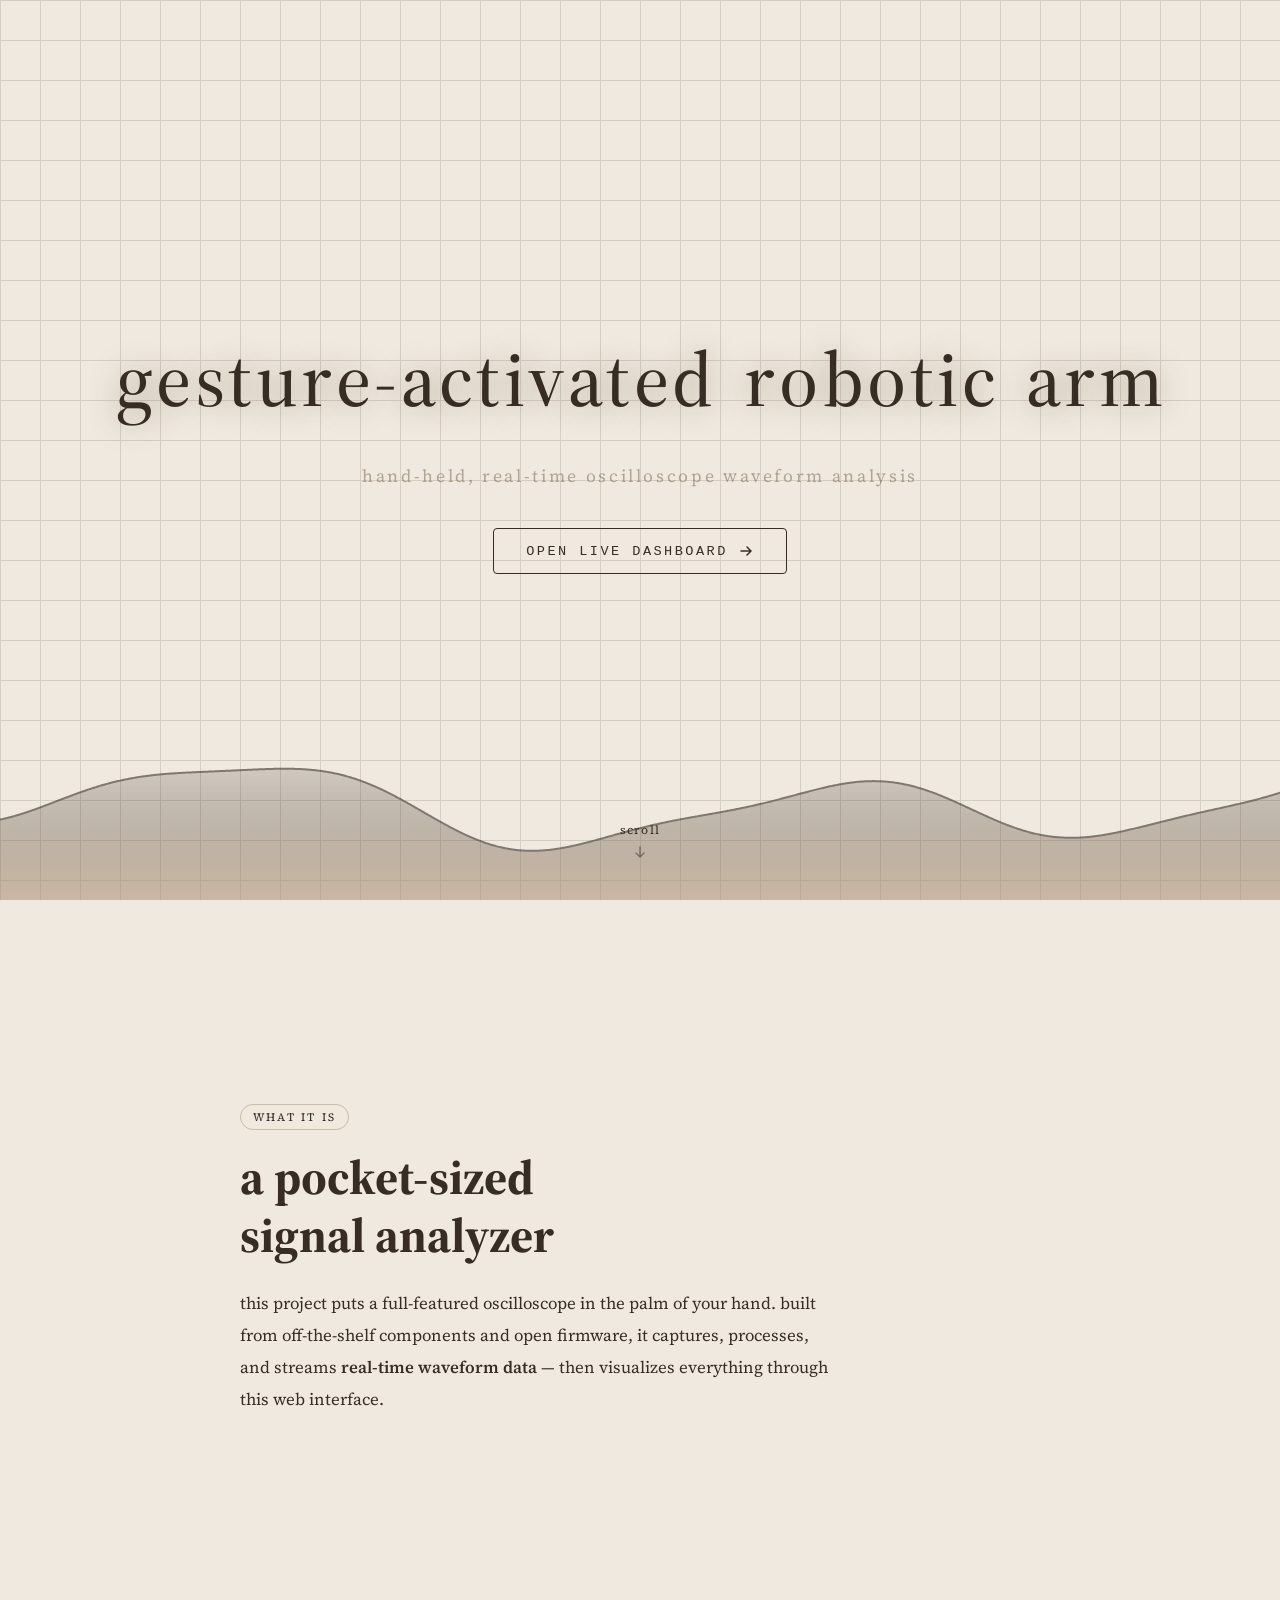
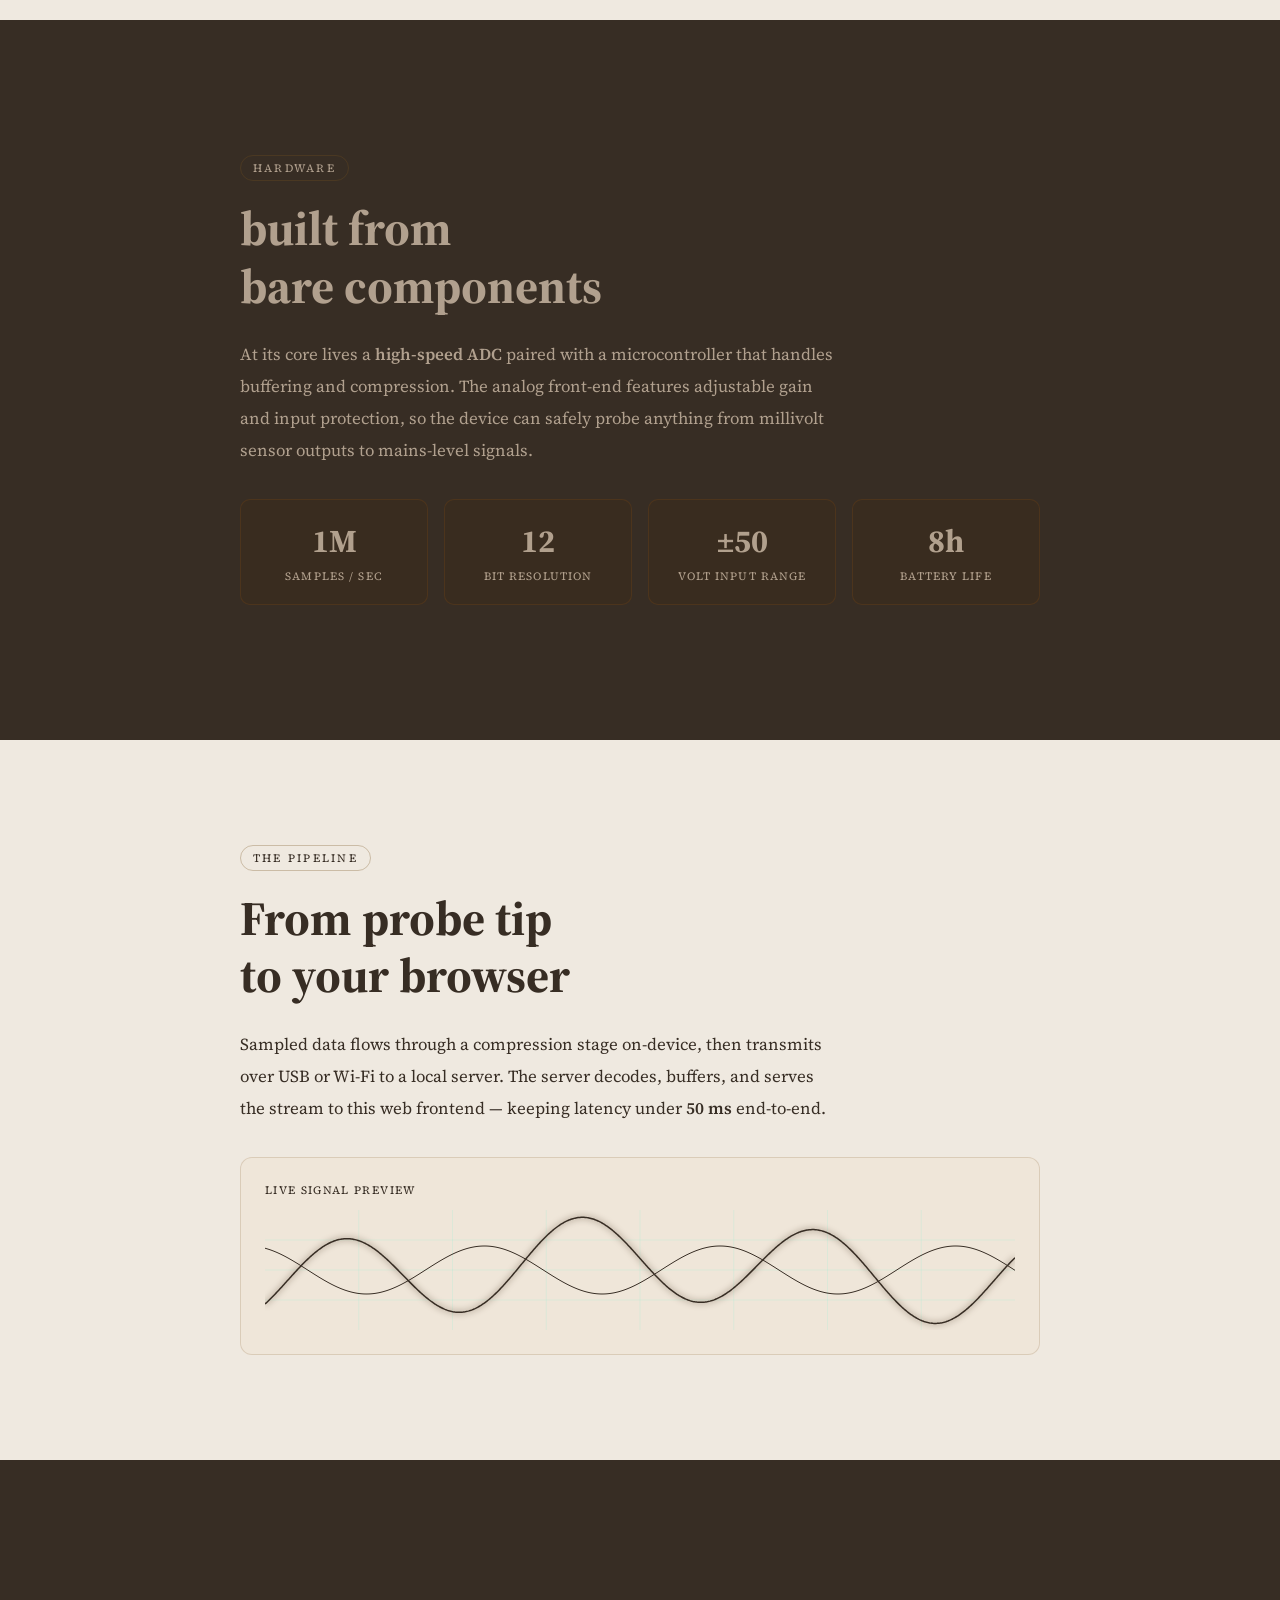
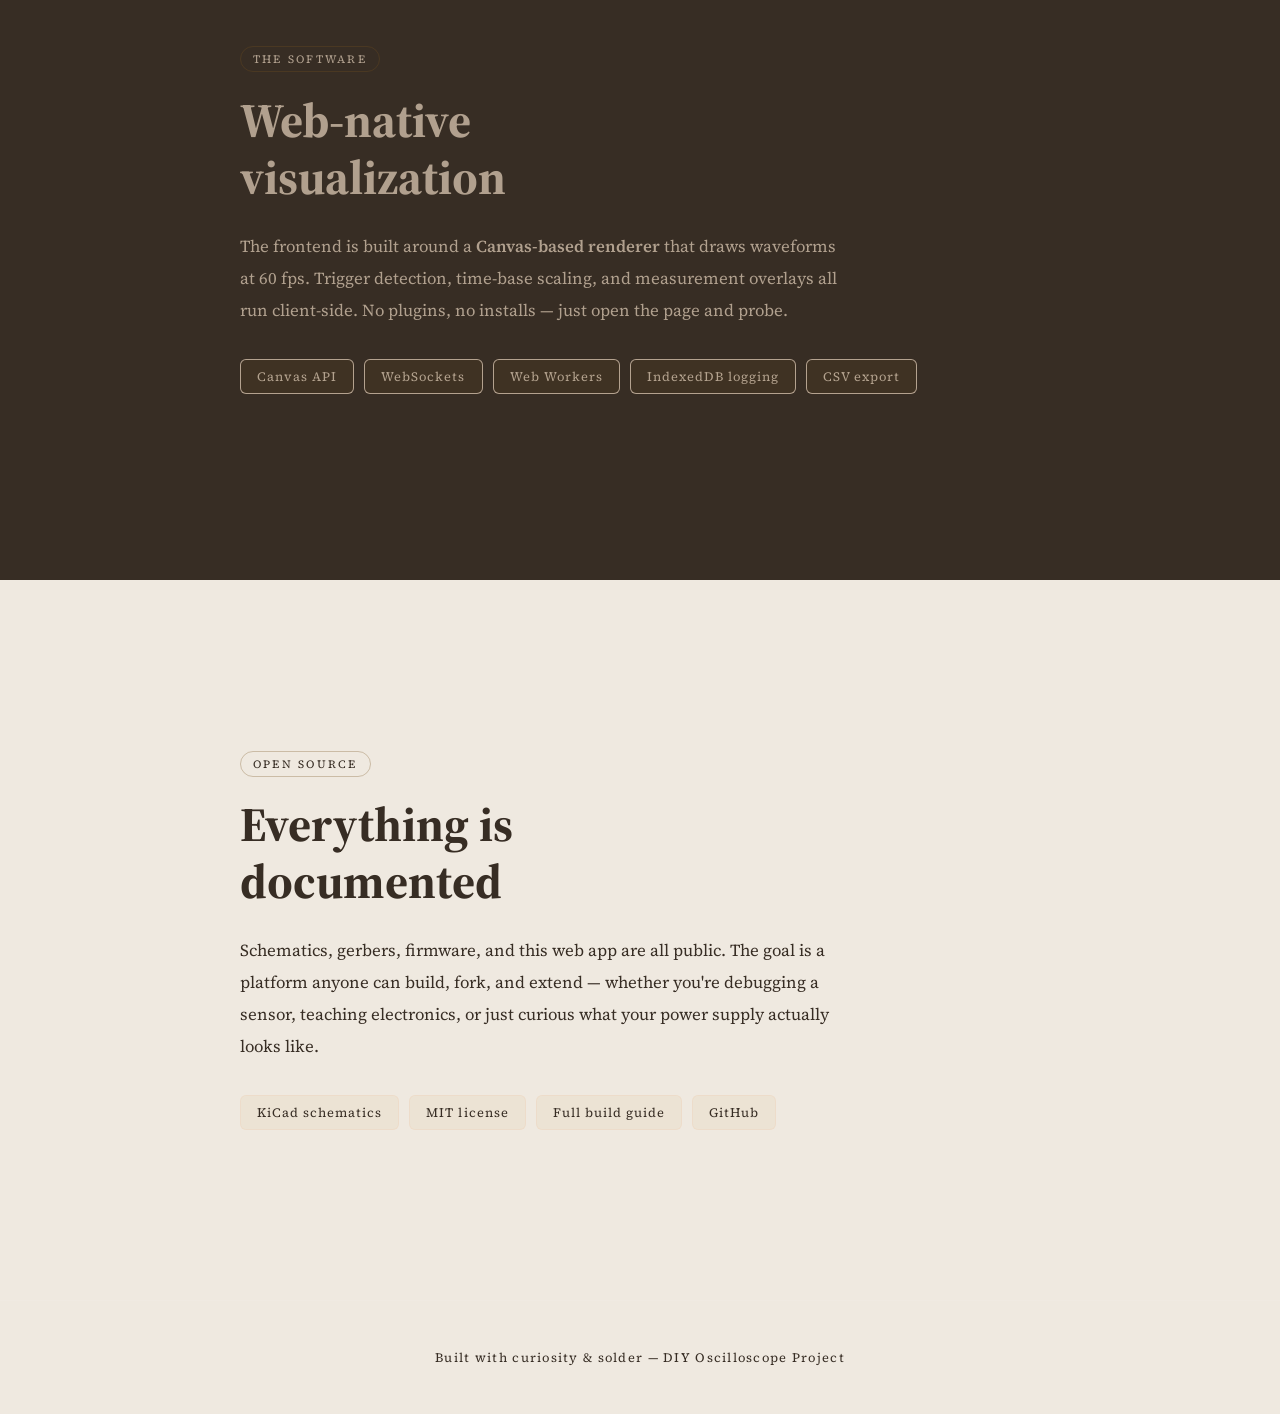
<file: index.html>
<!DOCTYPE html>
<html lang="en">
<head>
<meta charset="UTF-8" />
<meta name="viewport" content="width=device-width, initial-scale=1.0" />
<title>DIY Oscilloscope</title>
<link rel="stylesheet" href="style.css">
<link rel="preconnect" href="https://fonts.googleapis.com">
<link rel="preconnect" href="https://fonts.gstatic.com" crossorigin>
<link href="https://fonts.googleapis.com/css2?family=Gilda+Display&family=Source+Serif+4:ital,opsz,wght@0,8..60,200..900;1,8..60,200..900&display=swap" rel="stylesheet">
</head>
<body>

<!-- ═══════ HERO ═══════ -->
<section id="hero">
  <div id="wavy-title"></div>
  <p class="hero-sub">hand-held, real-time oscilloscope waveform analysis</p>

  <a href="dashboard.html" class="cta-btn">
    Open live dashboard
    <svg width="16" height="16" viewBox="0 0 16 16" fill="none">
      <path d="M3 8h10M9 4l4 4-4 4" stroke="currentColor" stroke-width="1.5" stroke-linecap="round" stroke-linejoin="round"/>
    </svg>
  </a>

  <div class="scroll-hint">
    <span>scroll</span>
    <svg width="16" height="16" viewBox="0 0 16 16" fill="none">
      <path d="M8 3v10M4 9l4 4 4-4" stroke="#372d24" stroke-width="1.5" stroke-linecap="round" stroke-linejoin="round"/>
    </svg>
  </div>

  <canvas id="waveform-canvas"></canvas>
</section>

<!-- ═══════ SECTIONS ═══════ -->
<div id="content">

  <section class="section">
    <div class="section-inner">
      <div class="reveal">
        <span class="tag">What it is</span>
        <h2 class="section-title">a pocket-sized<br><span>signal analyzer</span></h2>
        <p class="section-body">
          this project puts a full-featured oscilloscope in the palm of your hand.
          built from off-the-shelf components and open firmware, it captures, processes,
          and streams <strong>real-time waveform data</strong> — then visualizes everything
          through this web interface.
        </p>
      </div>
    </div>
  </section>

  <section class="section">
    <div class="section-inner">
      <div class="reveal">
        <span style="color: rgba(237, 217, 196, 0.672);" class="tag">hardware</span>
        <h2 style="color: rgba(237, 217, 196, 0.672);" class="section-title">built from<br><span>bare components</span></h2>
        <p style="color: rgba(237, 217, 196, 0.672);" class="section-body">
          At its core lives a <strong>high-speed ADC</strong> paired with a microcontroller
          that handles buffering and compression. The analog front-end features adjustable
          gain and input protection, so the device can safely probe anything from millivolt
          sensor outputs to mains-level signals.
        </p>
      </div>
      <div class="stats reveal" style="transition-delay: 0.1s;">
        <div class="stat">
          <span class="stat-value">1M</span>
          <span style="color: rgba(237, 217, 196, 0.672);" class="stat-label">Samples / sec</span>
        </div>
        <div class="stat">
          <span class="stat-value">12</span>
          <span style="color: rgba(237, 217, 196, 0.672);" class="stat-label">Bit resolution</span>
        </div>
        <div class="stat">
          <span class="stat-value">±50</span>
          <span style="color: rgba(237, 217, 196, 0.672);" class="stat-label">Volt input range</span>
        </div>
        <div class="stat">
          <span class="stat-value">8h</span>
          <span style="color: rgba(237, 217, 196, 0.672);" class="stat-label">Battery life</span>
        </div>
      </div>
    </div>
  </section>

  <section class="section">
    <div class="section-inner">
      <div class="reveal">
        <span class="tag">The pipeline</span>
        <h2 class="section-title">From probe tip<br><span>to your browser</span></h2>
        <p class="section-body">
          Sampled data flows through a compression stage on-device, then transmits over
          USB or Wi-Fi to a local server. The server decodes, buffers, and serves the
          stream to this web frontend — keeping latency under <strong>50 ms</strong>
          end-to-end.
        </p>
      </div>
      <div class="diagram reveal" style="transition-delay: 0.1s;">
        <div class="diagram-label">live signal preview</div>
        <canvas id="preview-canvas" height="120"></canvas>
      </div>
    </div>
  </section>

  <section class="section">
    <div class="section-inner">
      <div class="reveal">
        <span style="color: rgba(237, 217, 196, 0.672);" class="tag">The software</span>
        <h2 style="color: rgba(237, 217, 196, 0.672);" class="section-title">Web-native<br><span>visualization</span></h2>
        <p style="color: rgba(237, 217, 196, 0.672);" class="section-body">
          The frontend is built around a <strong>Canvas-based renderer</strong> that
          draws waveforms at 60 fps. Trigger detection, time-base scaling, and
          measurement overlays all run client-side. No plugins, no installs — just
          open the page and probe.
        </p>
      </div>
      <div class="chips reveal" style="transition-delay: 0.12s;">
        <span style="color: rgba(237, 217, 196, 0.672);" class="chip">Canvas API</span>
        <span style="color: rgba(237, 217, 196, 0.672);" class="chip">WebSockets</span>
        <span style="color: rgba(237, 217, 196, 0.672);" class="chip">Web Workers</span>
        <span style="color: rgba(237, 217, 196, 0.672);" class="chip">IndexedDB logging</span>
        <span style="color: rgba(237, 217, 196, 0.672);" class="chip">CSV export</span>
      </div>
    </div>
  </section>

  <section class="section">
    <div class="section-inner">
      <div class="reveal">
        <span class="tag">Open source</span>
        <h2 class="section-title">Everything is<br><span>documented</span></h2>
        <p class="section-body">
          Schematics, gerbers, firmware, and this web app are all public.
          The goal is a platform anyone can build, fork, and extend — whether
          you're debugging a sensor, teaching electronics, or just curious
          what your power supply actually looks like.
        </p>
      </div>
      <div class="chips reveal" style="transition-delay: 0.12s;">
        <span class="chip">KiCad schematics</span>
        <span class="chip">MIT license</span>
        <span class="chip">Full build guide</span>
        <span class="chip">GitHub</span>
      </div>
    </div>
  </section>

</div>

<footer>
  <p>Built with curiosity &amp; solder — <span>DIY Oscilloscope Project</span></p>
</footer>

<script>
// ── WAVY TITLE ──
const title = "gesture-activated robotic arm";
const container = document.getElementById('wavy-title');
let delay = 0;
for (const ch of title) {
  const span = document.createElement('span');
  if (ch === ' ') {
    span.className = 'wave-char space';
  } else {
    span.className = 'wave-char';
    span.textContent = ch;
    span.style.animationDelay = delay + 's';
    delay += 0.07;
  }
  container.appendChild(span);
}

// ── HERO WAVEFORM ──
(function() {
  const canvas = document.getElementById('waveform-canvas');
  const ctx = canvas.getContext('2d');
  let t = 0;

  function resize() {
    canvas.width = canvas.offsetWidth * devicePixelRatio;
    canvas.height = canvas.offsetHeight * devicePixelRatio;
    ctx.scale(devicePixelRatio, devicePixelRatio);
  }
  resize();
  window.addEventListener('resize', resize);

  function drawHeroWave() {
    const w = canvas.offsetWidth;
    const h = canvas.offsetHeight;
    ctx.clearRect(0, 0, w, h);

    // gradient fade from transparent top to color
    const grad = ctx.createLinearGradient(0, 0, 0, h);
    grad.addColorStop(0, 'transparent');
    grad.addColorStop(1, '#b4977b');

    ctx.beginPath();
    for (let x = 0; x <= w; x++) {
      const prog = x / w;
      const y = h * 0.45
        + Math.sin(prog * 14 + t) * h * 0.18
        + Math.sin(prog * 5 - t * 0.7) * h * 0.10
        + Math.sin(prog * 30 + t * 1.3) * h * 0.04;
      x === 0 ? ctx.moveTo(x, y) : ctx.lineTo(x, y);
    }
    ctx.lineTo(w, h);
    ctx.lineTo(0, h);
    ctx.closePath();
    ctx.fillStyle = grad;
    ctx.fill();

    ctx.beginPath();
    for (let x = 0; x <= w; x++) {
      const prog = x / w;
      const y = h * 0.45
        + Math.sin(prog * 14 + t) * h * 0.18
        + Math.sin(prog * 5 - t * 0.7) * h * 0.10
        + Math.sin(prog * 30 + t * 1.3) * h * 0.04;
      x === 0 ? ctx.moveTo(x, y) : ctx.lineTo(x, y);
    }
    ctx.strokeStyle = '#372d24';
    ctx.lineWidth = 2;
    ctx.stroke();

    t += 0.018;
    requestAnimationFrame(drawHeroWave);
  }
  drawHeroWave();
})();

// ── PREVIEW CANVAS ──
(function() {
  const canvas = document.getElementById('preview-canvas');
  if (!canvas) return;
  const ctx = canvas.getContext('2d');
  let t = 0;

  function resize() {
    canvas.width = canvas.offsetWidth * devicePixelRatio;
    canvas.height = canvas.offsetHeight * devicePixelRatio;
    ctx.scale(devicePixelRatio, devicePixelRatio);
  }

  const ro = new ResizeObserver(resize);
  ro.observe(canvas);
  resize();

  function drawPreview() {
    const w = canvas.offsetWidth;
    const h = canvas.offsetHeight;
    ctx.clearRect(0, 0, w, h);

    // grid lines
    ctx.strokeStyle = 'rgba(0,255,200,0.08)';
    ctx.lineWidth = 1;
    for (let i = 1; i < 4; i++) {
      ctx.beginPath(); ctx.moveTo(0, h * i / 4); ctx.lineTo(w, h * i / 4); ctx.stroke();
    }
    for (let i = 1; i < 8; i++) {
      ctx.beginPath(); ctx.moveTo(w * i / 8, 0); ctx.lineTo(w * i / 8, h); ctx.stroke();
    }

    // main trace
    ctx.beginPath();
    for (let x = 0; x <= w; x++) {
      const p = x / w;
      const y = h / 2 + Math.sin(p * 20 + t) * h * 0.35
               + Math.sin(p * 7 + t * 0.5) * h * 0.1;
      x === 0 ? ctx.moveTo(x, y) : ctx.lineTo(x, y);
    }
    ctx.strokeStyle = '#372d24';
    ctx.lineWidth = 1.5;
    ctx.shadowColor = '#665341';
    ctx.shadowBlur = 6;
    ctx.stroke();
    ctx.shadowBlur = 0;

    // second trace (trigger)
    ctx.beginPath();
    for (let x = 0; x <= w; x++) {
      const p = x / w;
      const y = h / 2 + Math.cos(p * 20 + t + 1) * h * 0.2;
      x === 0 ? ctx.moveTo(x, y) : ctx.lineTo(x, y);
    }
    ctx.strokeStyle = '#372d24';
    ctx.lineWidth = 1;
    ctx.stroke();

    t += 0.025;
    requestAnimationFrame(drawPreview);
  }
  drawPreview();
})();

// ── INTERSECTION OBSERVER for scroll reveals ──
const reveals = document.querySelectorAll('.reveal');
const io = new IntersectionObserver((entries) => {
  entries.forEach(e => {
    if (e.isIntersecting) {
      e.target.classList.add('visible');
      io.unobserve(e.target);
    }
  });
}, { threshold: 0.15 });
reveals.forEach(el => io.observe(el));
</script>
</body>
</html>
</file>
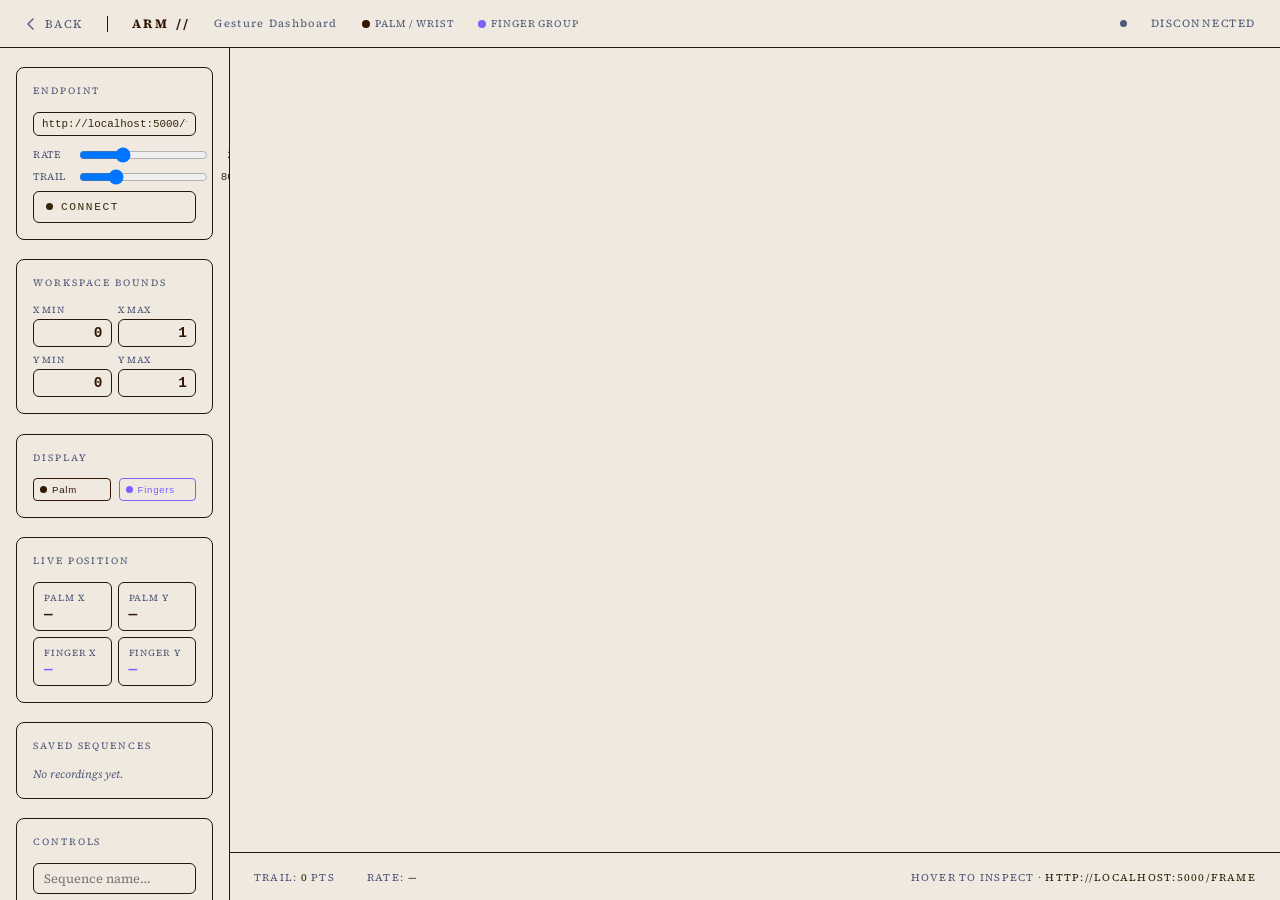
<file: dashboard.html>
<!DOCTYPE html>
<html lang="en">
<head>
<meta charset="UTF-8"/>
<meta name="viewport" content="width=device-width, initial-scale=1.0"/>
<title>ARM — Live Dashboard</title>
<link rel="preconnect" href="https://fonts.googleapis.com">
<link rel="preconnect" href="https://fonts.gstatic.com" crossorigin>
<link href="https://fonts.googleapis.com/css2?family=Gilda+Display&family=Source+Serif+4:ital,opsz,wght@0,8..60,200..900;1,8..60,200..900&display=swap" rel="stylesheet">
<link rel="stylesheet" href="dashboard.css"/>
</head>
<body>

<div id="topbar">
  <a href="index.html" class="back-btn">
    <svg width="14" height="14" viewBox="0 0 14 14" fill="none"><path d="M9 2L4 7l5 5" stroke="currentColor" stroke-width="1.4" stroke-linecap="round" stroke-linejoin="round"/></svg>
    Back
  </a>
  <span class="logo">ARM //</span>
  <span style="font-size:0.68rem;color:var(--muted);letter-spacing:0.12em;">Gesture Dashboard</span>
  <div class="legend-pill"><div class="legend-dot" style="background:var(--grpA)"></div>Palm / Wrist</div>
  <div class="legend-pill"><div class="legend-dot" style="background:var(--accent2)"></div>Finger Group</div>
  <div class="topbar-spacer"></div>
  <div class="status-dot" id="status-dot"></div>
  <span class="status-label" id="status-label">Disconnected</span>
</div>

<div id="main">
  <div id="sidebar">

    <!-- Connection -->
    <div class="sidebar-section">
      <div class="sidebar-label">Endpoint</div>
      <div class="endpoint-wrap">
        <input type="text" id="url-input" value="http://localhost:5000/frame" spellcheck="false"/>
      </div>
      <div class="range-row-inner">
        <label>Rate</label>
        <input type="range" id="hz-slider" min="1" max="60" step="1" value="20"/>
        <span id="hz-label">20 Hz</span>
      </div>
      <div class="range-row-inner">
        <label>Trail</label>
        <input type="range" id="trail-slider" min="5" max="300" step="5" value="80"/>
        <span id="trail-label">80 pts</span>
      </div>
      <button class="ctrl-btn" id="btn-connect" style="margin-top:6px;">
        <div class="btn-dot"></div>Connect
      </button>
    </div>

    <!-- Workspace bounds -->
    <div class="sidebar-section">
      <div class="sidebar-label">Workspace Bounds</div>
      <div class="bounds-grid">
        <div class="bounds-cell"><label>X min</label><input type="number" id="xmin" value="0" step="any"/></div>
        <div class="bounds-cell"><label>X max</label><input type="number" id="xmax" value="1" step="any"/></div>
        <div class="bounds-cell"><label>Y min</label><input type="number" id="ymin" value="0" step="any"/></div>
        <div class="bounds-cell"><label>Y max</label><input type="number" id="ymax" value="1" step="any"/></div>
      </div>
    </div>

    <!-- Display -->
    <div class="sidebar-section">
      <div class="sidebar-label">Display</div>
      <div class="toggle-row">
        <button class="toggle-btn on-grpA" id="toggle-grpA">
          <div class="legend-dot" style="background:var(--grpA);width:7px;height:7px;border-radius:50%;flex-shrink:0;"></div>Palm
        </button>
        <button class="toggle-btn on-grpB" id="toggle-grpB">
          <div class="legend-dot" style="background:var(--accent2);width:7px;height:7px;border-radius:50%;flex-shrink:0;"></div>Fingers
        </button>
      </div>
    </div>

    <!-- Stats -->
    <div class="sidebar-section">
      <div class="sidebar-label">Live Position</div>
      <div class="stat-grid">
        <div class="stat-cell"><div class="stat-cell-label">Palm X</div><div class="stat-cell-value" id="m-px">—</div></div>
        <div class="stat-cell"><div class="stat-cell-label">Palm Y</div><div class="stat-cell-value" id="m-py">—</div></div>
        <div class="stat-cell"><div class="stat-cell-label">Finger X</div><div class="stat-cell-value grpB" id="m-fx">—</div></div>
        <div class="stat-cell"><div class="stat-cell-label">Finger Y</div><div class="stat-cell-value grpB" id="m-fy">—</div></div>
      </div>
    </div>

    <!-- Sequences -->
    <div class="sidebar-section" style="flex:1;display:flex;flex-direction:column;">
      <div class="sidebar-label">Saved Sequences</div>
      <div class="seq-list" id="seq-list"><span class="no-seq">No recordings yet.</span></div>
    </div>

    <!-- Controls -->
    <div class="sidebar-section">
      <div class="sidebar-label">Controls</div>
      <div class="seq-name-wrap">
        <input type="text" id="seq-name" placeholder="Sequence name…" maxlength="32"/>
      </div>
      <button class="ctrl-btn" id="btn-record"><div class="btn-dot"></div>Start recording</button>
      <button class="ctrl-btn" id="btn-clear">
        <svg width="10" height="10" viewBox="0 0 10 10" fill="none"><path d="M2 2l6 6M8 2L2 8" stroke="currentColor" stroke-width="1.3" stroke-linecap="round"/></svg>
        Clear trail
      </button>
      <button class="ctrl-btn export" id="btn-export">
        <svg width="10" height="10" viewBox="0 0 10 10" fill="none"><path d="M5 1v6M2 5l3 3 3-3M1 9h8" stroke="currentColor" stroke-width="1.3" stroke-linecap="round" stroke-linejoin="round"/></svg>
        Export JSON
      </button>
    </div>

  </div>

  <div id="graph-area">
    <div id="canvas-wrap">
      <canvas id="main-canvas"></canvas>
      <div id="tooltip"><div class="tooltip-box">
        <div class="tooltip-time" id="tt-time"></div>
        <div class="tooltip-pos" id="tt-pos" style="color:var(--grpA)"></div>
        <div class="tooltip-pos" id="tt-fpos" style="color:var(--accent2)"></div>
      </div></div>
      <div id="rec-banner">
        <div style="width:7px;height:7px;border-radius:50%;background:var(--red);"></div>
        REC <span id="rec-time-banner">00:00</span>
      </div>
      <div id="play-banner">
        <svg width="9" height="10" viewBox="0 0 9 10" fill="var(--accent2)"><path d="M1 1l7 4-7 4V1z"/></svg>
        PLAYING <span id="play-seq-name"></span>
      </div>
    </div>
    <div id="bottom-bar">
      <div>Trail: <span id="b-trail">0</span> pts</div>
      <div>Rate: <span id="b-rate">—</span></div>
      <div id="rec-timer" style="display:none">● REC <span id="b-rec-time">00:00</span></div>
      <div style="margin-left:auto;color:var(--muted)">Hover to inspect · <span id="b-url">http://localhost:5000/frame</span></div>
    </div>
  </div>
</div>

<script>
// ═══════════════════════════════════════════════════════════════
//  HOW TO CONNECT YOUR PYTHON SERVER
//
//  Your Flask endpoint must return a JSON object with these keys:
//    { "px": <float>, "py": <float>, "fx": <float>, "fy": <float> }
//
//  px/py = palm or wrist position
//  fx/fy = finger group position
//  All values should be in the same coordinate space as your
//  Workspace Bounds (e.g. 0–1 normalised, or raw pixel coords).
//
//  Minimal Flask example:
//  ──────────────────────────────────────────────────────────────
//  from flask import Flask, jsonify
//  from flask_cors import CORS          # pip install flask-cors
//
//  app = Flask(__name__)
//  CORS(app)                            # required for browser access
//
//  @app.route('/frame')
//  def frame():
//      return jsonify({
//          "px": palm_x,   "py": palm_y,
//          "fx": finger_x, "fy": finger_y,
//      })
//
//  app.run(port=5000)
//  ──────────────────────────────────────────────────────────────
//  Then hit Connect in the dashboard. Set Workspace Bounds to
//  match the coordinate range your Python script outputs.
// ═══════════════════════════════════════════════════════════════

// ── STATE ──
let trail      = [];
let recData    = [];
let sequences  = [];
let polling    = false;
let recording  = false;
let playback   = null;
let pollTimer  = null;
let recInterval= null;
let recStart   = 0;
let showGrpA   = true;
let showGrpB   = true;
let hoverX     = null;
let hoverY     = null;

// fps tracking
let fpsCount = 0, fpsLast = performance.now(), currentFps = 0;
setInterval(() => {
  const dt = (performance.now() - fpsLast) / 1000;
  currentFps = Math.round(fpsCount / dt);
  fpsCount = 0;
  fpsLast = performance.now();
  document.getElementById('b-rate').textContent = polling ? currentFps + ' fps' : '—';
}, 1000);

// ── CANVAS ──
const canvas = document.getElementById('main-canvas');
const ctx    = canvas.getContext('2d');
const wrap   = document.getElementById('canvas-wrap');

function resizeCanvas() {
  canvas.width  = wrap.clientWidth  * devicePixelRatio;
  canvas.height = wrap.clientHeight * devicePixelRatio;
  drawScene();
}
new ResizeObserver(resizeCanvas).observe(wrap);
resizeCanvas();

// ── BOUNDS ──
function bounds() {
  return {
    x0: parseFloat(document.getElementById('xmin').value) || 0,
    x1: parseFloat(document.getElementById('xmax').value) || 1,
    y0: parseFloat(document.getElementById('ymin').value) || 0,
    y1: parseFloat(document.getElementById('ymax').value) || 1,
  };
}
['xmin','xmax','ymin','ymax'].forEach(id =>
  document.getElementById(id).addEventListener('change', drawScene)
);

// ── COORDINATE MAPPING ──
// Padded workspace rect sits inside the canvas.
// Y is flipped: y0 maps to the bottom edge, y1 to the top — so "up" in your
// coordinate space is "up" on screen.
const PAD = { top:40, right:32, bottom:40, left:32 };

function toCanvasX(v, b) {
  const dpr = devicePixelRatio;
  return PAD.left * dpr + ((v - b.x0) / (b.x1 - b.x0)) * (canvas.width - (PAD.left + PAD.right) * dpr);
}
function toCanvasY(v, b) {
  const dpr = devicePixelRatio;
  const ph = canvas.height - (PAD.top + PAD.bottom) * dpr;
  return PAD.top * dpr + ph - ((v - b.y0) / (b.y1 - b.y0)) * ph;
}

// ── INGEST ──
function ingestFrame(raw) {
  const frame = {
    t:  raw.t  ?? (performance.now() / 1000),
    px: parseFloat(raw.px ?? raw.palm_x   ?? 0),
    py: parseFloat(raw.py ?? raw.palm_y   ?? 0),
    fx: parseFloat(raw.fx ?? raw.finger_x ?? 0),
    fy: parseFloat(raw.fy ?? raw.finger_y ?? 0),
  };
  const maxTrail = parseInt(document.getElementById('trail-slider').value);
  trail.push(frame);
  while (trail.length > maxTrail) trail.shift();   // drop oldest — this is the live rolling window

  if (recording) recData.push(frame);

  document.getElementById('m-px').textContent = frame.px.toFixed(3);
  document.getElementById('m-py').textContent = frame.py.toFixed(3);
  document.getElementById('m-fx').textContent = frame.fx.toFixed(3);
  document.getElementById('m-fy').textContent = frame.fy.toFixed(3);
  document.getElementById('b-trail').textContent = trail.length;
  fpsCount++;
}

// ── POLLING ──
async function poll() {
  if (!polling) return;
  const url = document.getElementById('url-input').value.trim();
  try {
    const res = await fetch(url, { cache: 'no-store' });
    if (!res.ok) throw new Error('HTTP ' + res.status);
    const data = await res.json();
    ingestFrame(data);
    setStatus('live', 'Live');
  } catch (e) {
    setStatus('error', e.message.slice(0, 32));
  }
  drawScene();
  const hz = parseInt(document.getElementById('hz-slider').value);
  pollTimer = setTimeout(poll, Math.round(1000 / hz));
}

function startPolling() {
  polling = true;
  document.getElementById('btn-connect').innerHTML = '<div class="btn-dot"></div>Disconnect';
  document.getElementById('url-input').disabled = true;
  const url = document.getElementById('url-input').value.trim();
  document.getElementById('b-url').textContent = url;
  setStatus('live', 'Connecting…');
  poll();
}

function stopPolling() {
  polling = false;
  clearTimeout(pollTimer);
  document.getElementById('btn-connect').innerHTML = '<div class="btn-dot"></div>Connect';
  document.getElementById('url-input').disabled = false;
  if (!recording) setStatus('', 'Disconnected');
}

function setStatus(type, text) {
  document.getElementById('status-dot').className = 'status-dot' + (type ? ' ' + type : '');
  document.getElementById('status-label').textContent = text;
}

document.getElementById('btn-connect').addEventListener('click', () => {
  polling ? stopPolling() : startPolling();
});

// ── SLIDERS ──
document.getElementById('hz-slider').addEventListener('input', e => {
  document.getElementById('hz-label').textContent = e.target.value + ' Hz';
});
document.getElementById('trail-slider').addEventListener('input', e => {
  document.getElementById('trail-label').textContent = e.target.value + ' pts';
  const max = parseInt(e.target.value);
  while (trail.length > max) trail.shift();
  drawScene();
});

// ── VISIBILITY ──
document.getElementById('toggle-grpA').addEventListener('click', e => {
  showGrpA = !showGrpA;
  e.currentTarget.className = 'toggle-btn' + (showGrpA ? ' on-grpA' : '');
  drawScene();
});
document.getElementById('toggle-grpB').addEventListener('click', e => {
  showGrpB = !showGrpB;
  e.currentTarget.className = 'toggle-btn' + (showGrpB ? ' on-grpB' : '');
  drawScene();
});

// ── RECORD ──
function fmtTime(sec) {
  return String(Math.floor(sec/60)).padStart(2,'0') + ':' + String(Math.floor(sec%60)).padStart(2,'0');
}

document.getElementById('btn-record').addEventListener('click', () => {
  recording = !recording;
  const btn = document.getElementById('btn-record');
  if (recording) {
    recStart = performance.now();
    recData  = [];
    btn.classList.add('active');
    btn.innerHTML = '<div class="btn-dot" style="background:var(--red)"></div>Stop recording';
    document.getElementById('rec-banner').classList.add('show');
    document.getElementById('rec-timer').style.display = '';
    setStatus('recording', 'Recording');
    recInterval = setInterval(() => {
      const s = fmtTime((performance.now() - recStart) / 1000);
      document.getElementById('rec-time-banner').textContent = s;
      document.getElementById('b-rec-time').textContent = s;
    }, 500);
  } else {
    btn.classList.remove('active');
    btn.innerHTML = '<div class="btn-dot"></div>Start recording';
    document.getElementById('rec-banner').classList.remove('show');
    document.getElementById('rec-timer').style.display = 'none';
    clearInterval(recInterval);
    setStatus(polling ? 'live' : '', polling ? 'Live' : 'Disconnected');
    if (recData.length) saveSequence(recData.slice());
    recData = [];
  }
});

// ── SEQUENCES ──
function saveSequence(frames) {
  const raw  = document.getElementById('seq-name').value.trim();
  const name = raw || ('Sequence ' + (sequences.length + 1));
  document.getElementById('seq-name').value = '';
  sequences.push({ name, frames });
  renderSeqList();
}

function renderSeqList() {
  const list = document.getElementById('seq-list');
  list.innerHTML = '';
  if (!sequences.length) { list.innerHTML = '<span class="no-seq">No recordings yet.</span>'; return; }
  sequences.forEach((seq, i) => {
    const item = document.createElement('div');
    item.className = 'seq-item';
    item.innerHTML = `<div><div class="seq-item-name">${seq.name}</div><div class="seq-item-meta">${seq.frames.length} frames</div></div><button class="seq-play-btn" data-idx="${i}">&#9654; Play</button>`;
    item.querySelector('.seq-play-btn').addEventListener('click', e => { e.stopPropagation(); startPlayback(i); });
    list.appendChild(item);
  });
}

// ── PLAYBACK ──
function startPlayback(idx) {
  if (playback) stopPlayback();
  const seq = sequences[idx];
  if (!seq.frames.length) return;
  const offset = performance.now()/1000 - seq.frames[0].t;
  const remapped = seq.frames.map(f => ({ ...f, t: f.t + offset }));
  let fi = 0;
  const timer = setInterval(() => {
    if (fi >= remapped.length) { stopPlayback(); return; }
    ingestFrame(remapped[fi++]);
    drawScene();
  }, 20);
  playback = { seq, timer };
  document.getElementById('play-banner').classList.add('show');
  document.getElementById('play-seq-name').textContent = seq.name;
  setStatus('live', 'Playing');
  document.querySelectorAll('.seq-item').forEach((el, i) => {
    el.classList.toggle('active', i === idx);
    const btn = el.querySelector('.seq-play-btn');
    btn.classList.toggle('playing', i === idx);
    if (i === idx) btn.textContent = '■ Stop';
  });
}

function stopPlayback() {
  if (!playback) return;
  clearInterval(playback.timer);
  playback = null;
  document.getElementById('play-banner').classList.remove('show');
  setStatus(polling ? 'live' : '', polling ? 'Live' : 'Disconnected');
  document.querySelectorAll('.seq-item').forEach(el => {
    el.classList.remove('active');
    const btn = el.querySelector('.seq-play-btn');
    btn.classList.remove('playing');
    btn.textContent = '▶ Play';
  });
}

// ── CLEAR ──
document.getElementById('btn-clear').addEventListener('click', () => {
  trail = [];
  if (recording) recData = [];
  stopPlayback();
  drawScene();
});

// ── EXPORT ──
document.getElementById('btn-export').addEventListener('click', () => {
  const src = recording && recData.length ? recData : trail;
  if (!src.length) { alert('No data to export.'); return; }
  const blob = new Blob([JSON.stringify(src, null, 2)], { type: 'application/json' });
  const url  = URL.createObjectURL(blob);
  const a    = document.createElement('a');
  a.href = url;
  a.download = 'gesture_' + new Date().toISOString().slice(0,19).replace(/:/g,'-') + '.json';
  a.click();
  URL.revokeObjectURL(url);
});

// ── HOVER ──
canvas.addEventListener('mousemove', e => {
  const rect = canvas.getBoundingClientRect();
  hoverX = e.clientX - rect.left;
  hoverY = e.clientY - rect.top;
  const tip = document.getElementById('tooltip');
  tip.style.display = 'block';
  let tx = hoverX + 18, ty = hoverY - 8;
  if (tx + 190 > rect.width) tx = hoverX - 200;
  if (ty < 0) ty = 4;
  tip.style.left = tx + 'px';
  tip.style.top  = ty + 'px';
  drawScene();
});
canvas.addEventListener('mouseleave', () => {
  hoverX = null;
  document.getElementById('tooltip').style.display = 'none';
  drawScene();
});

// ── DRAW ──
function drawScene() {
  const W   = canvas.width;
  const H   = canvas.height;
  const dpr = devicePixelRatio;
  const b   = bounds();
  const ox  = PAD.left   * dpr;
  const oy  = PAD.top    * dpr;
  const pw  = W - (PAD.left + PAD.right)  * dpr;
  const ph  = H - (PAD.top  + PAD.bottom) * dpr;

  ctx.clearRect(0, 0, W, H);
  ctx.fillStyle = '#efe9e0';
  ctx.fillRect(0, 0, W, H);

  // workspace fill
  ctx.fillStyle = 'rgba(50,23,3,0.03)';
  ctx.fillRect(ox, oy, pw, ph);

  // grid
  ctx.strokeStyle = '#3d2707e3';
  ctx.lineWidth   = 0.5;
  ctx.globalAlpha = 0.15;
  for (let i = 1; i < 4; i++) {
    ctx.beginPath(); ctx.moveTo(ox + pw*i/4, oy); ctx.lineTo(ox + pw*i/4, oy+ph); ctx.stroke();
    ctx.beginPath(); ctx.moveTo(ox, oy + ph*i/4); ctx.lineTo(ox+pw, oy + ph*i/4); ctx.stroke();
  }
  ctx.globalAlpha = 1;

  // workspace border
  ctx.strokeStyle = '#3d2707e3';
  ctx.lineWidth   = 1.5;
  ctx.strokeRect(ox, oy, pw, ph);

  // corner coordinate labels
  ctx.font      = `${10*dpr}px 'Courier New'`;
  ctx.fillStyle = 'rgba(61,39,7,0.55)';
  [
    { v:[b.x0,b.y0], ax:ox,    ay:oy+ph, align:'left',  dy: 14 },
    { v:[b.x1,b.y0], ax:ox+pw, ay:oy+ph, align:'right', dy: 14 },
    { v:[b.x0,b.y1], ax:ox,    ay:oy,    align:'left',  dy: -5 },
    { v:[b.x1,b.y1], ax:ox+pw, ay:oy,    align:'right', dy: -5 },
  ].forEach(({ v, ax, ay, align, dy }) => {
    ctx.textAlign = align;
    ctx.fillText('('+v[0].toFixed(2)+', '+v[1].toFixed(2)+')', ax + (align==='left'?5:-5)*dpr, ay + dy*dpr);
  });

  // axis nudge labels
  ctx.fillStyle = 'rgba(61,39,7,0.3)';
  ctx.font      = `${9*dpr}px 'Courier New'`;
  ctx.textAlign = 'center';
  ctx.fillText('X \u2192', ox + pw/2, oy + ph + 26*dpr);
  ctx.save();
  ctx.translate(10*dpr, oy + ph/2);
  ctx.rotate(-Math.PI/2);
  ctx.fillText('Y \u2192', 0, 0);
  ctx.restore();

  if (!trail.length) return;

  const cx = v => toCanvasX(v, b);
  const cy = v => toCanvasY(v, b);

  // clip traces to workspace rect
  ctx.save();
  ctx.beginPath();
  ctx.rect(ox, oy, pw, ph);
  ctx.clip();

  // draw a fading trace — each segment gets more opaque toward the head
  function drawTrace(color, xFn, yFn) {
    if (trail.length < 2) return;
    const n = trail.length;
    for (let i = 1; i < n; i++) {
      const age   = i / (n - 1);
      ctx.beginPath();
      ctx.moveTo(cx(xFn(trail[i-1])), cy(yFn(trail[i-1])));
      ctx.lineTo(cx(xFn(trail[i])),   cy(yFn(trail[i])));
      ctx.strokeStyle = color;
      ctx.globalAlpha = 0.1 + 0.9 * age;
      ctx.lineWidth   = 1.8 * dpr;
      ctx.lineJoin    = 'round';
      ctx.stroke();
    }
    ctx.globalAlpha = 1;
  }

  if (showGrpA) drawTrace('#321703', f => f.px, f => f.py);
  if (showGrpB) drawTrace('#7b61ff', f => f.fx, f => f.fy);

  // live head dots
  const last = trail[trail.length - 1];
  function liveDot(xv, yv, color, label) {
    const x = cx(xv), y = cy(yv);
    ctx.beginPath();
    ctx.arc(x, y, 5*dpr, 0, Math.PI*2);
    ctx.fillStyle   = color;
    ctx.shadowColor = color;
    ctx.shadowBlur  = 8*dpr;
    ctx.fill();
    ctx.shadowBlur  = 0;
    ctx.beginPath();
    ctx.arc(x, y, 5*dpr, 0, Math.PI*2);
    ctx.strokeStyle = 'rgba(239,233,224,0.75)';
    ctx.lineWidth   = 1.5*dpr;
    ctx.stroke();
    // coordinate label — flip side near edges
    const flipX = x > ox + pw * 0.72;
    const flipY = y < oy + 20*dpr;
    ctx.font      = `${10*dpr}px 'Courier New'`;
    ctx.fillStyle = color;
    ctx.globalAlpha = 0.9;
    ctx.textAlign = flipX ? 'right' : 'left';
    ctx.fillText(label, x + (flipX ? -9 : 9)*dpr, y + (flipY ? 18 : -9)*dpr);
    ctx.globalAlpha = 1;
  }

  if (showGrpA && last) liveDot(last.px, last.py, '#321703',
    'P('+last.px.toFixed(3)+', '+last.py.toFixed(3)+')');
  if (showGrpB && last) liveDot(last.fx, last.fy, '#7b61ff',
    'F('+last.fx.toFixed(3)+', '+last.fy.toFixed(3)+')');

  ctx.restore();

  // hover crosshair
  if (hoverX !== null && trail.length) {
    const hxPx = hoverX * dpr, hyPx = hoverY * dpr;
    if (hxPx >= ox && hxPx <= ox+pw && hyPx >= oy && hyPx <= oy+ph) {
      // find nearest trail point by 2D distance to palm position
      let nearest = null, minD = Infinity;
      for (const f of trail) {
        const dx = cx(f.px) - hxPx, dy = cy(f.py) - hyPx;
        const d  = dx*dx + dy*dy;
        if (d < minD) { minD = d; nearest = f; }
      }
      if (nearest) {
        const nx = cx(nearest.px), ny = cy(nearest.py);
        ctx.save();
        ctx.strokeStyle = 'rgba(61,39,7,0.22)';
        ctx.lineWidth   = 1;
        ctx.setLineDash([4*dpr, 4*dpr]);
        ctx.beginPath(); ctx.moveTo(nx, oy);   ctx.lineTo(nx, oy+ph); ctx.stroke();
        ctx.beginPath(); ctx.moveTo(ox, ny);   ctx.lineTo(ox+pw, ny); ctx.stroke();
        ctx.restore();
        const elapsed = (nearest.t - (trail[0]?.t || 0)).toFixed(2);
        document.getElementById('tt-time').textContent  = 't = '+elapsed+' s';
        document.getElementById('tt-pos').textContent   = 'Palm   '+nearest.px.toFixed(3)+', '+nearest.py.toFixed(3);
        document.getElementById('tt-fpos').textContent  = 'Finger '+nearest.fx.toFixed(3)+', '+nearest.fy.toFixed(3);
      }
    }
  }
}

drawScene();
</script>
</body>
</html>
</file>
<file: style.css>
* { margin: 0; padding: 0; box-sizing: border-box; }

  :root {
    --bg: #efe9e0;
    --surface: #372d24;
    --accent: #372d24;
    --accent2: #372d24;
    --text: #372d24;
    --muted: #372d24;
    --grid: #d4cdc2;
  }

  body {
    background: var(--bg);
    color: var(--text);
    font-family: 'Source Serif 4', serif;
    overflow-x: hidden;
    scroll-behavior: smooth;
  }

  /* ── HERO ── */
  #hero {
    height: 100vh;
    display: flex;
    flex-direction: column;
    align-items: center;
    justify-content: center;
    position: relative;
    overflow: hidden;
  }

  #hero::before {
    content: '';
    position: absolute;
    inset: 0;
    background-image:
      linear-gradient(var(--grid) 1px, transparent 1px),
      linear-gradient(90deg, var(--grid) 1px, transparent 1px);
    background-size: 40px 40px;
    animation: gridPulse 4s ease-in-out infinite;
  }

  @keyframes gridPulse {
    0%, 100% { opacity: 0.5; }
    50% { opacity: 1; }
  }

  /* ── WAVY TITLE ── */
  #wavy-title {
    position: relative;
    z-index: 2;
    display: flex;
    flex-wrap: wrap;
    justify-content: center;
    gap: 0 2px;
    max-width: 1200px;
    padding: 0 2rem;
  }

  .wave-char {
    display: inline-block;
    font-size: clamp(2rem, 6vw, 5rem);
    font-weight: 500;
    letter-spacing: 0.02em;
    color: var(--accent);
    text-shadow: 0 0 30px rgba(87, 59, 25, 0.4);
    animation: waveFloat 2.5s ease-in-out infinite;
    will-change: transform;
  }

  .wave-char.space { width: clamp(1rem, 2vw, 2rem); }

  @keyframes waveFloat {
    0%, 100% { transform: translateY(0px); }
    50%       { transform: translateY(-14px); }
  }

  .hero-sub {
    position: relative;
    z-index: 2;
    margin-top: 2rem;
    font-size: clamp(0.85rem, 2vw, 1.1rem);
    color: rgba(87, 59, 25, 0.4);
    letter-spacing: 0.15em;
  }

  .scroll-hint {
    position: absolute;
    bottom: 2.5rem;
    z-index: 2;
    display: flex;
    flex-direction: column;
    align-items: center;
    gap: 6px;
    color: var(--muted);
    font-size: 0.75rem;
    letter-spacing: 0.1em;
    animation: bounce 2s ease-in-out infinite;
  }

  .scroll-hint svg { opacity: 0.5; }

  @keyframes bounce {
    0%, 100% { transform: translateY(0); }
    50%       { transform: translateY(6px); }
  }

  /* ── LIVE WAVEFORM CANVAS ── */
  #waveform-canvas {
    position: absolute;
    bottom: 0;
    left: 0;
    width: 100%;
    height: 180px;
    z-index: 1;
    opacity: 0.6;
  }

  /* ── SCROLL SECTIONS ── */
  #content {
    position: relative;
    z-index: 2;
  }

  .section {
    min-height: 80vh;
    display: flex;
    align-items: center;
    justify-content: center;
    padding: 6rem 2rem;
    position: relative;
  }

  .section:nth-child(even) { background: var(--surface); }

  .section-inner {
    max-width: 800px;
    width: 100%;
  }

  /* ── REVEAL ELEMENTS ── */
  .reveal {
    opacity: 0;
    transform: translateY(48px);
    transition: opacity 0.7s cubic-bezier(.2,.8,.2,1), transform 0.7s cubic-bezier(.2,.8,.2,1);
  }

  .reveal.visible {
    opacity: 1;
    transform: translateY(0);
  }

  .tag {
    display: inline-block;
    font-size: 0.7rem;
    letter-spacing: 0.2em;
    text-transform: uppercase;
    color: var(--accent);
    border: 1px solid rgba(121, 84, 32, 0.3);
    padding: 4px 12px;
    border-radius: 100px;
    margin-bottom: 1.2rem;
  }

  .section-title {
    font-size: clamp(1.8rem, 4vw, 3rem);
    font-weight: 700;
    line-height: 1.2;
    margin-bottom: 1.5rem;

  }


  .section-body {
    font-size: 1.05rem;
    line-height: 1.9;
    max-width: 600px;
  }

  .section-body strong { color: '#efe9e0'; font-weight: 600; }

  /* ── FEATURE CHIPS ── */
  .chips {
    display: flex;
    flex-wrap: wrap;
    gap: 10px;
    margin-top: 2rem;
  }

  .chip {
    background: rgba(203, 138, 47, 0.06);
    border: 1px solid rgba(237, 217, 196, 0.672);
    color: '#efe9e0';
    font-size: 0.8rem;
    letter-spacing: 0.08em;
    padding: 8px 16px;
    border-radius: 6px;
    transition: background 0.2s;
  }

  .chip:hover { background: rgba(150, 59, 9, 0.12); }

  /* ── SIGNAL DIAGRAM ── */
  .diagram {
    width: 100%;
    border: 1px solid rgba(103, 59, 6, 0.15);
    border-radius: 12px;
    overflow: hidden;
    margin-top: 2rem;
    background: rgba(255, 149, 0, 0.03);
    padding: 1.5rem;
  }

  .diagram canvas {
    width: 100%;
    height: 120px;
    display: block;
  }

  .diagram-label {
    font-size: 0.7rem;
    letter-spacing: 0.12em;
    color: var(--muted);
    text-transform: uppercase;
    margin-bottom: 0.8rem;
  }

  /* ── STATS ROW ── */
  .stats {
    display: grid;
    grid-template-columns: repeat(auto-fit, minmax(150px, 1fr));
    gap: 1rem;
    margin-top: 2rem;
  }

  .stat {
    background:  rgba(74, 43, 8, 0.15);
    border: 1px solid rgba(187, 104, 9, 0.15);
    border-radius: 10px;
    padding: 1.2rem;
    text-align: center;
  }

  .stat-value {
    font-size: 2rem;
    font-weight: 700;
    color: rgba(237, 217, 196, 0.672);
    display: block;
  }

  .stat-label {
    font-size: 0.7rem;
    color: var(--muted);
    letter-spacing: 0.1em;
    text-transform: uppercase;
    margin-top: 4px;
  }

  .cta-btn {
    position: relative;
    z-index: 2;
    margin-top: 2.5rem;
    display: inline-flex;
    align-items: center;
    gap: 10px;
    background: transparent;
    border: 1px solid var(--accent);
    color: var(--accent);
    font-family: 'Courier New', monospace;
    font-size: 0.85rem;
    letter-spacing: 0.18em;
    text-transform: uppercase;
    padding: 14px 32px;
    border-radius: 4px;
    cursor: pointer;
    text-decoration: none;
    transition: background 0.2s, color 0.2s, box-shadow 0.2s;
  }
  .cta-btn:hover {
    background: var(--accent);
    color: #0a0a0f;
    box-shadow: 0 0 24px rgba(0,255,200,0.35);
  }
  .cta-btn svg { transition: transform 0.2s; }
  .cta-btn:hover svg { transform: translateX(4px); }
 

  /* ── FOOTER ── */
  footer {
    text-align: center;
    padding: 3rem 2rem;
    color: var(--muted);
    font-size: 0.8rem;
    letter-spacing: 0.1em;
    border-top: 1px solid rgba(255,255,255,0.05);
  }

  footer span { color: var(--accent); }
</file>
<file: dashboard.css>
*{margin:0;padding:0;box-sizing:border-box;}
:root{
  --bg:#efe9e0;--panel:#efe9e0;--panel2:#efe9e0;
  --border:#251804;--accent:#321703;--accent2:#7b61ff;
  --red:#ff4f6a;--text:#352608;--muted:#505878;--faint:#efe9e0;
  --grpA:#321703;--grpB:#7b61ff;
}
body{background:var(--bg);color:var(--text);font-family:'Source Serif 4',serif;height:100vh;display:grid;grid-template-rows:48px 1fr;overflow:hidden;}

/* TOPBAR */
#topbar{background:var(--panel);border-bottom:1px solid var(--border);display:flex;align-items:center;padding:0 1.5rem;gap:1.5rem;z-index:10;}
.back-btn{display:flex;align-items:center;gap:7px;color:var(--muted);text-decoration:none;font-size:0.72rem;letter-spacing:0.12em;text-transform:uppercase;transition:color 0.15s;border-right:1px solid var(--border);padding-right:1.5rem;}
.back-btn:hover{color:var(--accent);}
.logo{font-size:0.8rem;letter-spacing:0.22em;color:var(--accent);font-weight:700;text-transform:uppercase;}
.topbar-spacer{flex:1;}
.legend-pill{display:flex;align-items:center;gap:5px;font-size:0.62rem;letter-spacing:0.1em;text-transform:uppercase;color:var(--muted);}
.legend-dot{width:8px;height:8px;border-radius:50%;}
.status-dot{width:7px;height:7px;border-radius:50%;background:var(--muted);transition:background 0.3s;}
.status-dot.live{background:var(--accent);box-shadow:0 0 8px rgba(255,21,0,0.8);animation:pulse 1.8s ease-in-out infinite;}
.status-dot.recording{background:var(--red);box-shadow:0 0 8px rgba(255,79,106,0.8);animation:pulse 1.8s ease-in-out infinite;}
.status-dot.error{background:var(--red);animation:none;box-shadow:none;}
@keyframes pulse{0%,100%{opacity:1;}50%{opacity:0.3;}}
.status-label{font-size:0.68rem;letter-spacing:0.14em;text-transform:uppercase;color:var(--muted);}

/* LAYOUT */
#main{display:grid;grid-template-columns:230px 1fr;overflow:hidden;}

/* SIDEBAR */
#sidebar{background:var(--panel);border-right:1px solid var(--border);display:flex;flex-direction:column;padding:1.2rem 1rem;gap:1.2rem;overflow-y:auto;}
.sidebar-section{border:1px solid var(--border);border-radius:8px;padding:1rem;background:var(--faint);}
.sidebar-label{font-size:0.6rem;letter-spacing:0.2em;text-transform:uppercase;color:var(--muted);margin-bottom:0.9rem;}

.endpoint-wrap{display:flex;gap:6px;margin-bottom:0.7rem;}
.endpoint-wrap input{flex:1;background:var(--panel2);border:1px solid var(--border);color:var(--text);font-family:'Courier New',monospace;font-size:0.68rem;padding:5px 8px;border-radius:6px;outline:none;min-width:0;}
.endpoint-wrap input:focus{border-color:var(--accent);}

.range-row-inner{display:flex;align-items:center;gap:8px;margin-bottom:6px;}
.range-row-inner:last-of-type{margin-bottom:0;}
.range-row-inner label{font-size:0.62rem;color:var(--muted);min-width:38px;letter-spacing:0.06em;text-transform:uppercase;}
.range-row-inner input[type=range]{flex:1;}
.range-row-inner span{font-size:0.68rem;color:var(--text);font-family:'Courier New',monospace;min-width:44px;text-align:right;}

.bounds-grid{display:grid;grid-template-columns:1fr 1fr;gap:6px;}
.bounds-cell label{font-size:0.58rem;color:var(--muted);letter-spacing:0.08em;text-transform:uppercase;display:block;margin-bottom:3px;}
.bounds-cell input[type=number]{width:100%;background:var(--panel2);border:1px solid var(--border);color:var(--accent);font-family:'Courier New',monospace;font-size:0.9rem;font-weight:700;text-align:right;padding:5px 8px;border-radius:6px;outline:none;-moz-appearance:textfield;}
.bounds-cell input[type=number]::-webkit-inner-spin-button,.bounds-cell input[type=number]::-webkit-outer-spin-button{-webkit-appearance:none;}
.bounds-cell input[type=number]:focus{border-color:var(--accent);}

.toggle-row{display:flex;gap:8px;}
.toggle-btn{flex:1;background:transparent;border:1px solid var(--border);border-radius:4px;padding:5px 6px;font-size:0.6rem;letter-spacing:0.08em;cursor:pointer;transition:all 0.15s;color:var(--muted);display:flex;align-items:center;gap:5px;}
.toggle-btn.on-grpA{border-color:var(--grpA);color:var(--grpA);}
.toggle-btn.on-grpB{border-color:var(--accent2);color:var(--accent2);}

.stat-grid{display:grid;grid-template-columns:1fr 1fr;gap:6px;}
.stat-cell{background:var(--panel2);border:1px solid var(--border);border-radius:6px;padding:8px 10px;}
.stat-cell-label{font-size:0.58rem;color:var(--muted);letter-spacing:0.1em;text-transform:uppercase;}
.stat-cell-value{font-size:0.9rem;font-weight:700;color:var(--accent);margin-top:2px;font-family:'Courier New',monospace;}
.stat-cell-value.grpB{color:var(--accent2);}

.seq-list{display:flex;flex-direction:column;gap:6px;}
.seq-item{background:var(--panel2);border:1px solid var(--border);border-radius:6px;padding:8px 10px;cursor:pointer;transition:border-color 0.15s;display:flex;align-items:center;justify-content:space-between;}
.seq-item:hover{border-color:var(--accent);}
.seq-item.active{border-color:var(--accent);background:rgba(50,23,3,0.07);}
.seq-item-name{font-size:0.75rem;font-weight:600;color:var(--text);}
.seq-item-meta{font-size:0.6rem;color:var(--muted);margin-top:2px;}
.seq-play-btn{background:transparent;border:1px solid var(--border);color:var(--muted);border-radius:4px;padding:3px 8px;font-size:0.6rem;letter-spacing:0.1em;cursor:pointer;transition:all 0.15s;}
.seq-play-btn:hover{border-color:var(--accent2);color:var(--accent2);}
.seq-play-btn.playing{border-color:var(--red);color:var(--red);}
.no-seq{font-size:0.7rem;color:var(--muted);font-style:italic;}

.ctrl-btn{width:100%;background:transparent;border:1px solid var(--border);color:var(--text);font-family:'Courier New',monospace;font-size:0.7rem;letter-spacing:0.14em;text-transform:uppercase;padding:9px 12px;border-radius:6px;cursor:pointer;display:flex;align-items:center;gap:8px;transition:all 0.15s;margin-bottom:6px;}
.ctrl-btn:last-child{margin-bottom:0;}
.ctrl-btn:hover{border-color:var(--accent);color:var(--accent);background:var(--faint);}
.ctrl-btn.active{border-color:var(--red);color:var(--red);background:rgba(255,79,106,0.06);}
.ctrl-btn.export:hover{border-color:var(--accent2);color:var(--accent2);background:rgba(123,97,255,0.06);}
.btn-dot{width:7px;height:7px;border-radius:50%;background:currentColor;flex-shrink:0;}

.seq-name-wrap{margin-bottom:8px;}
.seq-name-wrap input{width:100%;background:var(--panel2);border:1px solid var(--border);color:var(--text);font-family:'Source Serif 4',serif;font-size:0.8rem;padding:6px 10px;border-radius:6px;outline:none;}
.seq-name-wrap input:focus{border-color:var(--accent);}

/* GRAPH */
#graph-area{display:grid;grid-template-rows:1fr 48px;overflow:hidden;position:relative;}
#canvas-wrap{position:relative;overflow:hidden;}
#main-canvas{position:absolute;inset:0;width:100%;height:100%;cursor:crosshair;}

#tooltip{position:absolute;pointer-events:none;display:none;z-index:20;}
.tooltip-box{background:var(--panel);border:1px solid var(--accent);border-radius:6px;padding:8px 12px;font-size:0.72rem;letter-spacing:0.08em;white-space:nowrap;}
.tooltip-time{color:var(--muted);font-size:0.65rem;}
.tooltip-pos{font-size:0.9rem;font-weight:700;margin-top:2px;font-family:'Courier New',monospace;}

#bottom-bar{background:var(--panel);border-top:1px solid var(--border);display:flex;align-items:center;padding:0 1.5rem;gap:2rem;font-size:0.65rem;letter-spacing:0.12em;color:var(--muted);text-transform:uppercase;}
#bottom-bar span{color:var(--text);}
#rec-timer{color:var(--red);}

#rec-banner{position:absolute;top:12px;right:12px;background:var(--bg);border:1px solid var(--red);color:var(--red);font-size:0.65rem;letter-spacing:0.18em;text-transform:uppercase;padding:5px 14px;border-radius:4px;display:none;align-items:center;gap:8px;z-index:15;animation:recPulse 1s ease-in-out infinite;}
#rec-banner.show{display:flex;}
@keyframes recPulse{0%,100%{opacity:1;}50%{opacity:0.5;}}
#play-banner{position:absolute;top:12px;left:12px;background:var(--bg);border:1px solid var(--accent2);color:var(--accent2);font-size:0.65rem;letter-spacing:0.18em;text-transform:uppercase;padding:5px 14px;border-radius:4px;display:none;align-items:center;gap:8px;z-index:15;}
#play-banner.show{display:flex;}
</file>
